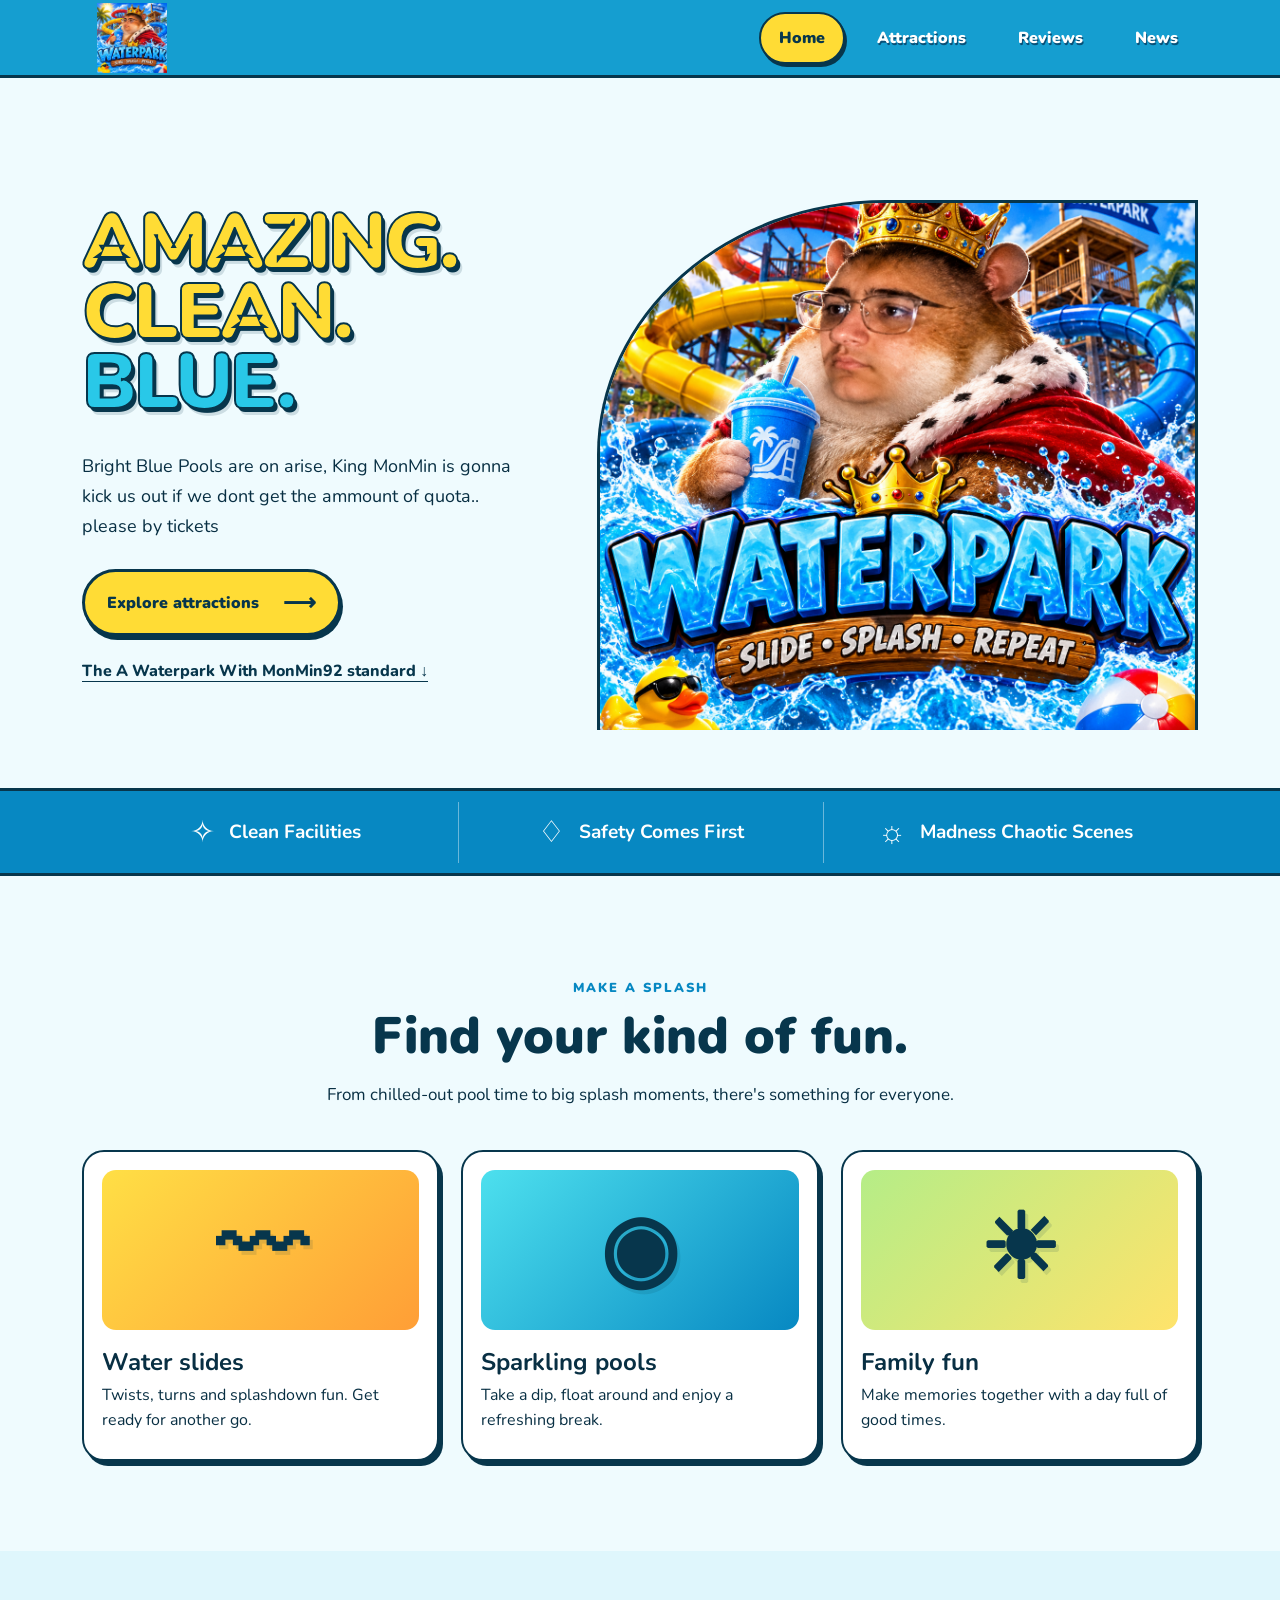
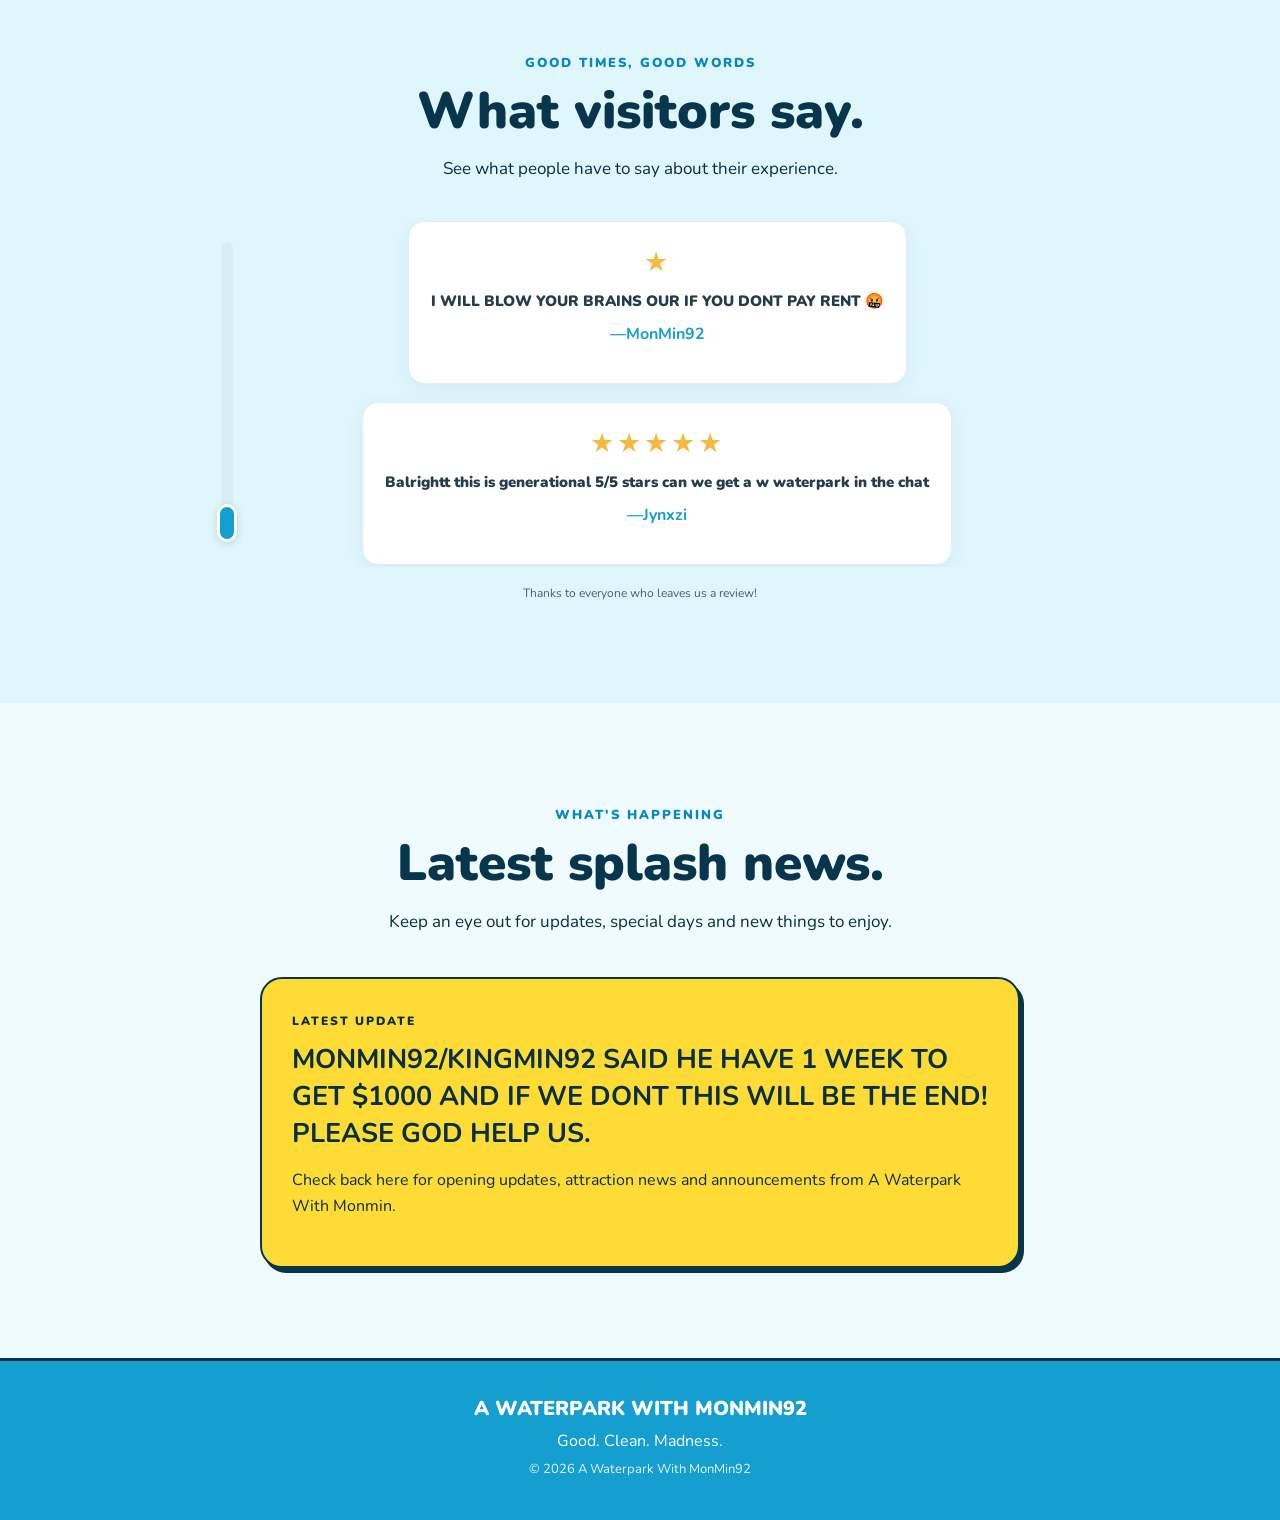
<file: index.html>
<!doctype html>
<html lang="en">
<head>
  <meta charset="utf-8">
  <meta name="viewport" content="width=device-width, initial-scale=1">
  <meta name="theme-color" content="#159ed0">
  <meta name="description" content="A Waterpark With Monmin — good, clean, splash-filled fun for everyone.">
  <title>A Waterpark With MonMin92</title>
  <link rel="icon" href="assets/logo.svg" type="image/svg+xml">
  <link rel="stylesheet" href="style.css">
</head>
<body>
  <header class="site-header">
    <div class="nav-wrap">
      <a class="brand" href="#home" aria-label="A Waterpark With Monmin home">
        <img src="assets/logo.png" alt="A Waterpark With Monmin logo">
      </a>
      <button class="menu-toggle" aria-label="Open navigation" aria-expanded="false">☰</button>
      <nav class="main-nav" aria-label="Main navigation">
        <a class="nav-link active" href="#home">Home</a>
        <a class="nav-link" href="#attractions">Attractions</a>
        <a class="nav-link" href="#reviews">Reviews</a>
        <a class="nav-link" href="#news">News</a>
      </nav>
    </div>
  </header>

  <main>
    <section class="hero" id="home">
      <div class="hero-inner">
        <div class="hero-copy">
          <h1>
            <span>AMAZING.</span>
            <span>CLEAN.</span>
            <span class="blue-word">BLUE.</span>
          </h1>
          <p>Bright Blue Pools are on arise, King MonMin is gonna kick us out if we dont get the ammount of quota.. please by tickets</p>
          <div class="hero-actions">
            <a class="button" href="#attractions">Explore attractions <span aria-hidden="true">⟶</span></a>
            <a class="standard-link" href="#standard">The A Waterpark With MonMin92 standard <span aria-hidden="true">↓</span></a>
          </div>
        </div>
        <div class="hero-photo">
          <img src="assets/pool-hero.jpg" alt="Visitors relaxing together in a bright outdoor swimming pool">
        </div>
      </div>
    </section>

    <section class="benefits" id="standard" aria-label="Our promises">
      <div class="benefit"><span class="benefit-icon">✧</span><strong>Clean Facilities</strong></div>
      <div class="benefit"><span class="benefit-icon">♢</span><strong>Safety Comes First</strong></div>
      <div class="benefit"><span class="benefit-icon">☼</span><strong>Madness Chaotic Scenes</strong></div>
    </section>

    <section class="content-section attractions" id="attractions">
      <div class="section-heading">
        <p class="eyebrow">MAKE A SPLASH</p>
        <h2>Find your kind of fun.</h2>
        <p>From chilled-out pool time to big splash moments, there's something for everyone.</p>
      </div>
      <div class="feature-grid">
        <article class="feature-card">
          <div class="feature-art slide-art">〰</div>
          <h3>Water slides</h3>
          <p>Twists, turns and splashdown fun. Get ready for another go.</p>
        </article>
        <article class="feature-card">
          <div class="feature-art pool-art">◉</div>
          <h3>Sparkling pools</h3>
          <p>Take a dip, float around and enjoy a refreshing break.</p>
        </article>
        <article class="feature-card">
          <div class="feature-art family-art">☀</div>
          <h3>Family fun</h3>
          <p>Make memories together with a day full of good times.</p>
        </article>
      </div>
    </section>

    <!-- REVIEWS SECTION -->
    <section class="content-section reviews" id="reviews">
      <div class="section-heading">
        <p class="eyebrow">GOOD TIMES, GOOD WORDS</p>
        <h2>What visitors say.</h2>
        <p>See what people have to say about their experience.</p>
      </div>

      <div class="reviews-layout">

        <!-- LEFT SCROLL WHEEL -->
        <div class="review-scroll-track">
          <input
            type="range"
            class="review-scroll-wheel"
            min="0"
            max="100"
            value="0"
            aria-label="Scroll through reviews"
          >
        </div>

        <!-- REVIEW CARDS -->
        <div class="reviews-container">

          <div class="review-card">
            <div class="stars">★</div>
            <blockquote>I WILL BLOW YOUR BRAINS OUR IF YOU DONT PAY RENT 🤬</blockquote>
            <p class="review-author">—MonMin92</p>
          </div>

          <div class="review-card">
            <div class="stars">★★★★★</div>
            <blockquote>Balrightt this is generational 5/5 stars can we get a w waterpark in the chat</blockquote>
            <p class="review-author">—Jynxzi</p>
          </div>

          <div class="review-card">
            <div class="stars">★★★</div>
            <blockquote>This waterpark was nice, some people had servere lice, although i did see some mice.</blockquote>
            <p class="review-author">—Cat In The Hat</p>
          </div>

          <div class="review-card">
            <div class="stars">★★★★★</div>
            <blockquote>Had loads of food, i eat it all</blockquote>
            <p class="review-author">—case0h</p>
          </div>

        </div>
      </div>

      <p class="small-note">Thanks to everyone who leaves us a review!</p>
    </section>

    <section class="content-section news" id="news">
      <div class="section-heading">
        <p class="eyebrow">WHAT'S HAPPENING</p>
        <h2>Latest splash news.</h2>
        <p>Keep an eye out for updates, special days and new things to enjoy.</p>
      </div>
      <div class="news-panel">
        <span class="news-date">LATEST UPDATE</span>
        <h3>MONMIN92/KINGMIN92 SAID HE HAVE 1 WEEK TO GET $1000 AND IF WE DONT THIS WILL BE THE END! PLEASE GOD HELP US.</h3>
        <p>Check back here for opening updates, attraction news and announcements from A Waterpark With Monmin.</p>
      </div>
    </section>
  </main>

  <footer class="site-footer">
    <a href="#home" class="footer-brand">A WATERPARK WITH MONMIN92</a>
    <p>Good. Clean. Madness.</p>
    <p class="copyright">© <span id="year"></span> A Waterpark With MonMin92</p>
  </footer>

  <script src="script.js"></script>

  <!-- REVIEWS SCROLL WHEEL SCRIPT -->
  <script>
    const reviewWheel = document.querySelector(".review-scroll-wheel");
    const reviewContainer = document.querySelector(".reviews-container");

    if (reviewWheel && reviewContainer) {
      reviewWheel.addEventListener("input", () => {
        const maxScroll =
          reviewContainer.scrollHeight - reviewContainer.clientHeight;

        reviewContainer.scrollTop =
          (Number(reviewWheel.value) / 100) * maxScroll;
      });

      reviewContainer.addEventListener("scroll", () => {
        const maxScroll =
          reviewContainer.scrollHeight - reviewContainer.clientHeight;

        reviewWheel.value = maxScroll > 0
          ? (reviewContainer.scrollTop / maxScroll) * 100
          : 0;
      });
    }
  </script>
</body>
</html>
</file>
<file: style.css>
@import url('https://fonts.googleapis.com/css2?family=Nunito:wght@400;600;700;800;900;1000&display=swap');
:root{--blue:#159ed0;--deep:#07364c;--pale:#effbfe;--yellow:#ffdc35;--cyan:#29c8e8;--ink:#082f43}
*{box-sizing:border-box}
html{scroll-behavior:smooth;scroll-padding-top:88px}
body{margin:0;font-family:'Nunito',Arial,sans-serif;color:var(--ink);background:var(--pale)}
.site-header{height:78px;background:var(--blue);border-bottom:3px solid var(--deep);position:sticky;top:0;z-index:20}
.nav-wrap{height:100%;max-width:1160px;margin:auto;padding:0 22px;display:flex;align-items:center;justify-content:space-between}
.brand{display:flex;align-items:center;width:100px;height:70px}.brand img{width:100%;height:100%;object-fit:contain}
.main-nav{display:flex;align-items:center;gap:12px}
.nav-link{color:white;text-decoration:none;font-weight:1000;padding:13px 18px;border:2px solid transparent;border-radius:30px;text-shadow:1px 2px 0 #075078;transition:.2s}
.nav-link:hover,.nav-link.active{background:var(--yellow);border-color:var(--deep);color:var(--deep);text-shadow:none;box-shadow:2px 3px 0 var(--deep)}
.menu-toggle{display:none;background:none;border:0;color:white;font-size:28px}
.hero{min-height:710px;display:flex;align-items:stretch}
.hero-inner{width:min(1160px,100%);margin:auto;padding:60px 22px 0;display:grid;grid-template-columns:1fr 1.35fr;gap:70px;align-items:center}
.hero-copy{padding:12px 0 48px}
h1{margin:0 0 28px;display:flex;flex-direction:column;align-items:flex-start;font-size:clamp(4.3rem,6.1vw,6.4rem);line-height:.9;letter-spacing:-3px;font-weight:1000}
h1 span{color:var(--yellow);-webkit-text-stroke:2px var(--deep);text-shadow:3px 4px 0 var(--deep),5px 7px 0 rgba(7,54,76,.15)}
h1 .blue-word{color:var(--cyan)}
.hero-copy>p{font-size:18px;line-height:1.65;max-width:470px;margin:34px 0 28px}
.hero-actions{display:flex;align-items:center;gap:24px;flex-wrap:wrap}
.button{display:inline-flex;align-items:center;gap:24px;background:var(--yellow);border:3px solid var(--deep);border-radius:40px;padding:15px 22px;color:var(--deep);font-weight:1000;text-decoration:none;box-shadow:2px 4px 0 var(--deep);transition:transform .2s,box-shadow .2s}
.button:hover{transform:translateY(-3px);box-shadow:2px 7px 0 var(--deep)}
.button span{font-size:23px}
.standard-link{color:var(--deep);font-weight:800;text-underline-offset:5px}
.hero-photo{height:530px;align-self:end;overflow:hidden;border:3px solid var(--deep);border-bottom:0;border-radius:48% 0 0 0}
.hero-photo img{width:100%;height:100%;object-fit:cover;display:block}
.benefits{min-height:88px;background:#0788c2;border-top:3px solid var(--deep);border-bottom:3px solid var(--deep);display:flex;justify-content:center;align-items:center;color:white}
.benefit{width:min(365px,33.33%);display:flex;align-items:center;justify-content:center;gap:14px;padding:10px 20px;font-size:19px}
.benefit+.benefit{border-left:1px solid rgba(255,255,255,.4)}
.benefit-icon{font-size:30px;font-weight:400}
.content-section{padding:90px 22px;max-width:1160px;margin:auto}
.section-heading{text-align:center;max-width:650px;margin:0 auto 42px}
.eyebrow{color:#0788c2;font-size:13px;font-weight:1000;letter-spacing:2px}
h2{font-size:clamp(2.2rem,4vw,3.5rem);line-height:1.05;margin:8px 0 14px;color:var(--deep);font-weight:1000}
.section-heading>p:last-child{font-size:17px;line-height:1.6}
.feature-grid{display:grid;grid-template-columns:repeat(3,1fr);gap:22px}
.feature-card{background:white;border:2px solid var(--deep);border-radius:22px;padding:18px;box-shadow:4px 5px 0 var(--deep)}
.feature-card h3{font-size:24px;margin:16px 0 5px}.feature-card p{line-height:1.55;margin:0 0 8px}
.feature-art{height:160px;border-radius:14px;display:grid;place-items:center;font-size:90px;font-weight:1000;color:var(--deep);text-shadow:3px 4px rgba(7,54,76,.12)}
.slide-art{background:linear-gradient(135deg,#ffdf45,#ff9e36)}.pool-art{background:linear-gradient(135deg,#4de0ee,#0788c2)}.family-art{background:linear-gradient(135deg,#b5ed87,#ffe36b)}
.reviews{max-width:none;background:#dff6fc;text-align:center}.reviews .section-heading{margin-bottom:26px}
.review-card{max-width:700px;margin:auto;background:white;border:2px solid var(--deep);border-radius:22px;padding:30px;box-shadow:4px 5px 0 var(--deep)}
.stars{color:#f4a900;font-size:27px;letter-spacing:4px}
blockquote{font-size:23px;font-weight:900;margin:12px 0}
.review-author{font-weight:800}.small-note{font-size:12px;text-align:center;margin-top:18px;color:#46616d}
.news-panel{max-width:760px;margin:auto;background:var(--yellow);border:2px solid var(--deep);border-radius:22px;padding:30px;box-shadow:4px 5px 0 var(--deep)}
.news-date{font-size:12px;font-weight:1000;letter-spacing:2px}.news-panel h3{font-size:27px;margin:10px 0}.news-panel p{line-height:1.6}
.site-footer{background:var(--blue);border-top:3px solid var(--deep);color:white;text-align:center;padding:34px 20px}
.footer-brand{font-size:20px;font-weight:1000;color:white;text-decoration:none}.site-footer p{margin:8px}.copyright{font-size:13px;opacity:.9}
@media(max-width:850px){.hero-inner{grid-template-columns:1fr 1fr;gap:30px}.hero-photo{height:440px}h1{font-size:clamp(3.7rem,8vw,5.2rem)}.benefit{font-size:15px;gap:8px;padding:8px}.hero-actions{gap:16px}}
@media(max-width:640px){.site-header{height:72px}.nav-wrap{padding:0 16px}.brand{width:88px;height:65px}.menu-toggle{display:block}.main-nav{display:none;position:absolute;top:69px;left:0;right:0;background:var(--blue);padding:12px 16px 18px;flex-direction:column;align-items:stretch;border-bottom:3px solid var(--deep)}.main-nav.open{display:flex}.nav-link{text-align:center}.hero{min-height:0}.hero-inner{display:flex;flex-direction:column;align-items:stretch;padding:48px 20px 0;gap:26px}.hero-copy{padding:0}.hero-copy>p{font-size:16px;margin:24px 0}.hero-photo{height:330px;width:100%;border-radius:38% 0 0 0}.hero-actions{align-items:flex-start;flex-direction:column}.benefits{flex-direction:column;padding:10px 0}.benefit{width:100%;justify-content:flex-start;padding:8px 24px}.benefit+.benefit{border-left:0;border-top:1px solid rgba(255,255,255,.3)}.content-section{padding:65px 20px}.feature-grid{grid-template-columns:1fr}.feature-art{height:135px}h1{font-size:clamp(4rem,17vw,5.5rem)}}
/* REVIEWS SLIDER */

.reviews-layout {
  display: flex;
  gap: 22px;
  max-width: 850px;
  margin: 35px auto 0;
  height: 350px;
}

.review-scroll-track {
  width: 24px;
  display: flex;
  align-items: center;
  justify-content: center;
}

.review-scroll-wheel {
  appearance: none;
  -webkit-appearance: none;
  writing-mode: vertical-lr;
  direction: rtl;
  width: 12px;
  height: 300px;
  background: #d9edf6;
  border-radius: 20px;
  cursor: pointer;
}

.review-scroll-wheel::-webkit-slider-thumb {
  appearance: none;
  -webkit-appearance: none;
  width: 20px;
  height: 38px;
  background: #159ed0;
  border-radius: 20px;
  border: 3px solid white;
  box-shadow: 0 2px 8px #0002;
}

.review-scroll-wheel::-moz-range-thumb {
  width: 14px;
  height: 32px;
  background: #159ed0;
  border-radius: 20px;
  border: 3px solid white;
}

.reviews-container {
  flex: 1;
  overflow-y: auto;
  display: flex;
  flex-direction: column;
  gap: 18px;
  padding: 4px 12px 4px 0;
  scroll-behavior: smooth;
}

.review-card {
  flex: 0 0 145px;
  background: white;
  border: 1px solid #e2edf2;
  border-radius: 16px;
  padding: 22px;
  box-shadow: 0 5px 20px rgba(0, 70, 110, 0.06);
}

.review-card .stars {
  color: #f5b942;
  letter-spacing: 3px;
  margin-bottom: 10px;
}

.review-card blockquote {
  margin: 0;
  color: #263c4b;
  font-size: 15px;
}

.review-author {
  color: #159ed0;
  font-weight: 700;
  margin-top: 12px;
}

.reviews-container::-webkit-scrollbar {
  width: 5px;
}

.reviews-container::-webkit-scrollbar-thumb {
  background: #159ed0;
  border-radius: 10px;
}

@media (max-width: 600px) {
  .reviews-layout {
    height: 320px;
    gap: 12px;
  }

  .review-scroll-wheel {
    height: 270px;
  }
}
</file>
